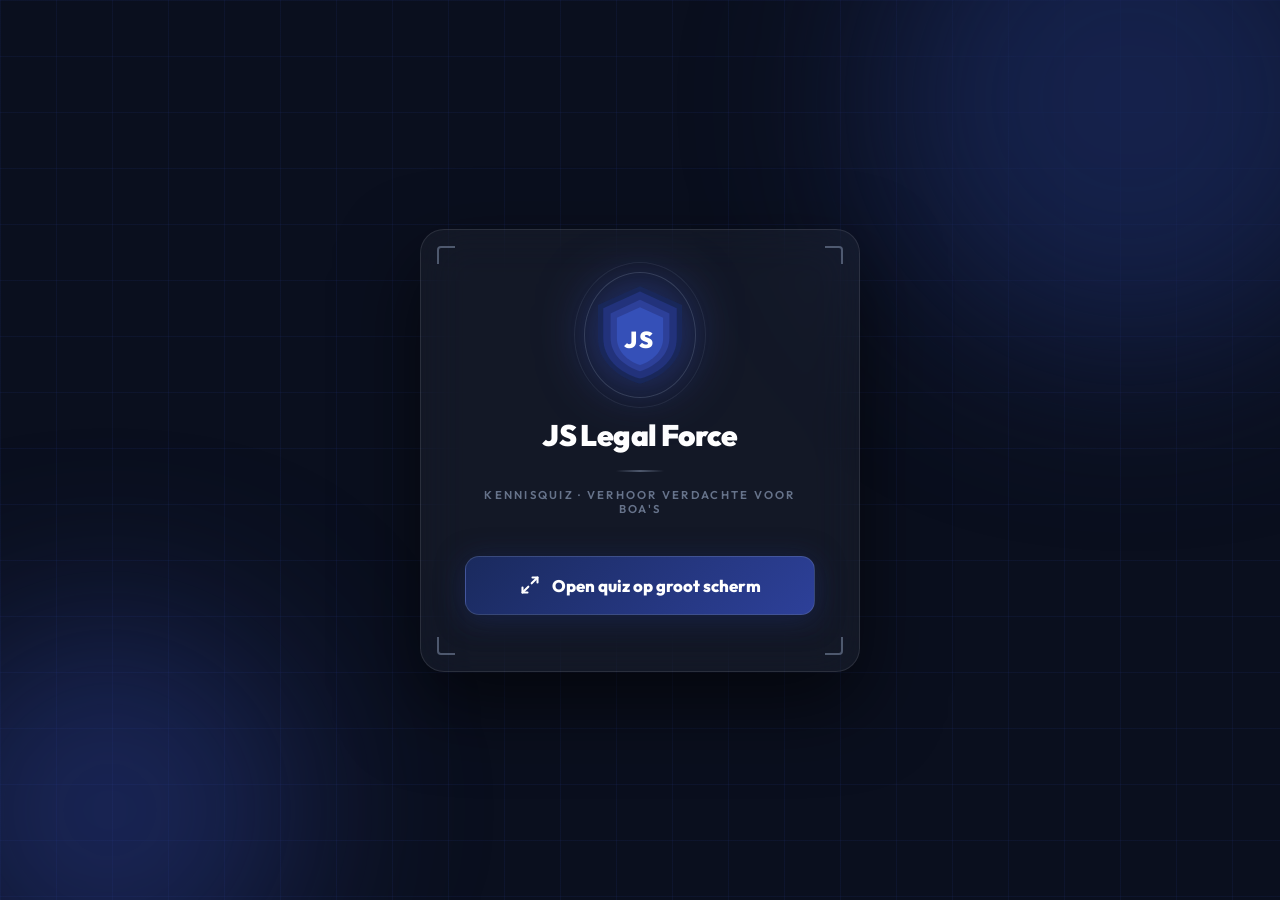
<file: launcher.html>
<!DOCTYPE html>
<html lang="nl">
<head>
  <meta charset="UTF-8" />
  <meta name="viewport" content="width=device-width, initial-scale=1.0" />
  <title>Kennisquiz Verhoor verdachte - JS Legal Force</title>
  <link rel="preconnect" href="https://fonts.googleapis.com">
  <link href="https://fonts.googleapis.com/css2?family=Outfit:wght@400;600;700;800;900&display=swap" rel="stylesheet">
  <style>
    *{box-sizing:border-box;margin:0;padding:0;}
    html,body{height:100%;font-family:'Outfit',sans-serif;}
    body{background:#0a0f1e;display:flex;align-items:center;justify-content:center;min-height:100vh;overflow:hidden;}
    .bg-grid{position:fixed;inset:0;pointer-events:none;background-image:linear-gradient(rgba(45,64,153,0.12) 1px,transparent 1px),linear-gradient(90deg,rgba(45,64,153,0.12) 1px,transparent 1px);background-size:56px 56px;animation:gridMove 25s linear infinite;}
    @keyframes gridMove{0%{background-position:0 0}100%{background-position:56px 56px}}
    .orb{position:fixed;border-radius:50%;filter:blur(90px);pointer-events:none;}
    .orb-1{width:500px;height:500px;background:rgba(26,42,94,0.7);top:-150px;right:-100px;animation:f1 9s ease-in-out infinite;}
    .orb-2{width:380px;height:380px;background:rgba(45,64,153,0.45);bottom:-100px;left:-80px;animation:f2 11s ease-in-out infinite;}
    @keyframes f1{0%,100%{transform:translate(0,0)}50%{transform:translate(-40px,40px)}}
    @keyframes f2{0%,100%{transform:translate(0,0)}50%{transform:translate(30px,-30px)}}
    .card{position:relative;z-index:10;width:min(440px,92vw);background:rgba(255,255,255,0.04);border:1px solid rgba(255,255,255,0.1);border-radius:24px;padding:56px 44px;text-align:center;backdrop-filter:blur(24px);-webkit-backdrop-filter:blur(24px);box-shadow:0 32px 80px rgba(0,0,0,0.6);animation:cardIn 0.8s cubic-bezier(0.34,1.56,0.64,1) both;}
    @keyframes cardIn{from{opacity:0;transform:translateY(40px) scale(0.92)}to{opacity:1;transform:translateY(0) scale(1)}}
    .corner{position:absolute;width:18px;height:18px;}
    .tl{top:16px;left:16px;border-top:2px solid rgba(138,154,181,0.5);border-left:2px solid rgba(138,154,181,0.5);border-radius:4px 0 0 0;}
    .tr{top:16px;right:16px;border-top:2px solid rgba(138,154,181,0.5);border-right:2px solid rgba(138,154,181,0.5);border-radius:0 4px 0 0;}
    .bl{bottom:16px;left:16px;border-bottom:2px solid rgba(138,154,181,0.5);border-left:2px solid rgba(138,154,181,0.5);border-radius:0 0 0 4px;}
    .br{bottom:16px;right:16px;border-bottom:2px solid rgba(138,154,181,0.5);border-right:2px solid rgba(138,154,181,0.5);border-radius:0 0 4px 0;}
    .shield-wrap{display:inline-block;margin-bottom:28px;animation:shieldFloat 3.5s ease-in-out infinite;filter:drop-shadow(0 0 28px rgba(45,64,153,0.9));}
    @keyframes shieldFloat{0%,100%{transform:translateY(0)}50%{transform:translateY(-8px)}}
    .ring{position:relative;display:inline-block;}
    .ring::before{content:'';position:absolute;inset:-14px;border-radius:50%;border:1px solid rgba(138,154,181,0.25);animation:rp 2.5s ease-in-out infinite;}
    .ring::after{content:'';position:absolute;inset:-24px;border-radius:50%;border:1px solid rgba(138,154,181,0.12);animation:rp 2.5s ease-in-out infinite 0.5s;}
    @keyframes rp{0%,100%{opacity:1;transform:scale(1)}50%{opacity:0.4;transform:scale(1.06)}}
    .brand{font-weight:900;font-size:1.85rem;color:#fff;letter-spacing:-0.02em;margin-bottom:4px;}
    .divider{width:48px;height:2px;background:linear-gradient(90deg,transparent,rgba(138,154,181,0.5),transparent);margin:16px auto;}
    .sub{font-size:0.71rem;color:rgba(138,154,181,0.7);font-weight:600;letter-spacing:0.2em;text-transform:uppercase;margin-bottom:40px;}
    .btn{position:relative;overflow:hidden;width:100%;background:linear-gradient(135deg,#1a2a5e,#2d4099);color:#fff;border:1px solid rgba(138,154,181,0.25);border-radius:14px;padding:18px 24px;font-family:'Outfit',sans-serif;font-weight:800;font-size:1.05rem;cursor:pointer;display:flex;align-items:center;justify-content:center;gap:12px;box-shadow:0 4px 28px rgba(26,42,94,0.6);transition:transform 0.2s,box-shadow 0.2s;}
    .btn:hover{transform:translateY(-3px);box-shadow:0 10px 44px rgba(45,64,153,0.7);}
    .btn:active{transform:scale(0.98);}
    .btn::after{content:'';position:absolute;top:0;left:-100%;width:50%;height:100%;background:linear-gradient(90deg,transparent,rgba(255,255,255,0.12),transparent);animation:shimmer 3s ease-in-out infinite 1.5s;}
    @keyframes shimmer{0%{left:-100%}60%,100%{left:150%}}
  </style>
</head>
<body>
  <div class="bg-grid"></div>
  <div class="orb orb-1"></div>
  <div class="orb orb-2"></div>
  <div class="card">
    <div class="corner tl"></div><div class="corner tr"></div>
    <div class="corner bl"></div><div class="corner br"></div>
    <div class="shield-wrap"><div class="ring">
      <svg viewBox="0 0 80 93" fill="none" xmlns="http://www.w3.org/2000/svg" style="width:84px;height:98px;display:block;">
        <path d="M40 0L80 18V49C80 71 62 86 40 93C18 86 0 71 0 49V18L40 0Z" fill="rgba(26,42,94,0.8)"/>
        <path d="M40 5L75 21V49C75 69 60 82 40 88C20 82 5 69 5 49V21L40 5Z" fill="rgba(36,53,128,0.9)"/>
        <path d="M40 13L68 26V49C68 65 55 76 40 81C25 76 12 65 12 49V26L40 13Z" fill="#2d4099"/>
        <path d="M40 20L62 30V49C62 62 52 71 40 75C28 71 18 62 18 49V30L40 20Z" fill="#3550b8"/>
        <text x="40" y="59" text-anchor="middle" font-family="Outfit,sans-serif" font-weight="900" font-size="22" fill="white" letter-spacing="2">JS</text>
      </svg>
    </div></div>
    <div class="brand">JS Legal Force</div>
    <div class="divider"></div>
    <div class="sub">Kennisquiz &middot; Verhoor verdachte voor BOA's</div>
    <button class="btn" onclick="window.open('index.html','_blank','width='+screen.width+',height='+screen.height)">
      <svg width="20" height="20" viewBox="0 0 24 24" fill="none" stroke="currentColor" stroke-width="2.5" stroke-linecap="round" stroke-linejoin="round" style="flex-shrink:0;"><polyline points="15 3 21 3 21 9"></polyline><polyline points="9 21 3 21 3 15"></polyline><line x1="21" y1="3" x2="14" y2="10"></line><line x1="3" y1="21" x2="10" y2="14"></line></svg>
      Open quiz op groot scherm
    </button>
  </div>
</body>
</html>
</file>
